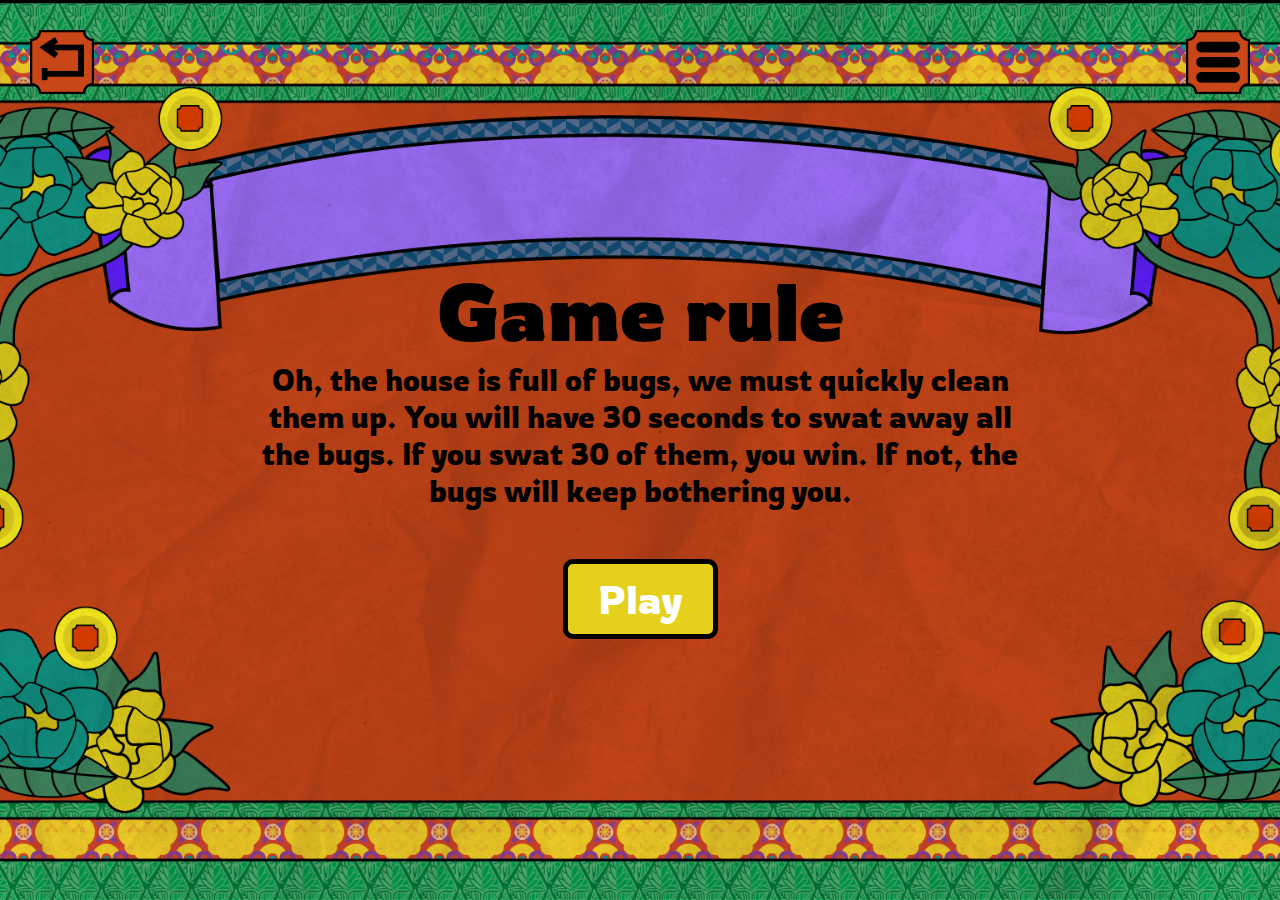
<file: index5.html>
<!DOCTYPE html>
<html lang="en">
<head>
    <meta charset="UTF-8">
    <meta name="viewport" content="width=device-width, initial-scale=1.0">
    <title>Pausing Video</title>
    <link rel="stylesheet" href="style.css">
</head>
<body>
    <div id="video-container">
        <div class="menu">
            <a id="logomenu4" href="index4.html"></a>
            <div id="logomenu"></div>
            
        </div>
    <div id="lastpage">
        <h1>Game rule</h1>
        <p>Oh, the house is full of bugs, we must quickly clean them up. You will have 30 seconds to swat away all the bugs. If you swat 30 of them, you win. If not, the bugs will keep bothering you.</p> 
        <a href="game1.html" id="playButton">Play</a>
    </div>
    <script >


   // Add event listener to transition on logo menu click
   document.getElementById('logomenu').addEventListener('click', function() {
            window.location.href = 'index2.html'; // Transition to the desired page
        });



    </script>
</body>
</html>
</file>
<file: style.css>
@import url('https://fonts.googleapis.com/css2?family=Rowdies:wght@300;400;700&display=swap');

* {
	margin: 0;
	padding: 0;
	box-sizing: border-box;
}

html,body{
    width: 100vw;
    height: 100vh;
  overflow-x: clip;
    background-color: black;
   scroll-behavior: smooth;
    margin: 0;
    overflow: hidden;
  }

  #landing-image{
    background-image: url(1x/cover2.png) ;
    background-size: cover;
    background-repeat: no-repeat;
    background-position: center;
    width: 100vw;
    height: 100vh;
    margin: 0;
    padding: 0px;
    display: flex;
    position: relative;
  }

  .menu{
    width: 100%;
position: fixed;
  padding: 30px;
  background-color: transparent;
  display: flex;
  justify-content: right;
  align-items: center;
  z-index: 20000;
  top: 0;
  }

  #logomenu{
  
    background-image: url(1x/Asset\ 15.png) ;
    background-repeat: no-repeat;
    background-position: center;
   width: 5vw;
   height: 5vw;
   background-size: contain;
   transition: background-image 0.5s ease; /* Smooth transition effect */
  }

  #logomenu:hover {
    background-image: url('1x/Asset\ 16.png'); /* Background image on hover */
}

#logomenu2{
  
  background-image: url(1x/Asset\ 21.png) ;
  background-repeat: no-repeat;
  background-position: center;
 width: 5vw;
 height: 5vw;
 background-size: contain;
 transition: background-image 0.5s ease; /* Smooth transition effect */
}

#logomenu2:hover {
  background-image: url('1x/Asset\ 19.png'); /* Background image on hover */
}

  #logo2{
    position: absolute;
    background-image: url(1x/Asset\ 13.png) ;
    background-repeat: no-repeat;
    background-position: center;
  width: 500px;
  height: 490px;
   background-size: contain;
align-self: center;
margin-left: 10%;
transition: filter 0.5s ease-in-out, transform 0.2s ease-in-out;; /* Smooth transition for the glow effect */
  }
 
#logo2:hover {
  filter: brightness(2.0)  ; /* Glow with brightness, broken look with contrast and blur */
  transform: rotate(2deg) scale(1.05); /* Adds a slight tilt and scale for the broken effect */

}

#menuinside {
  background-image: url(1x/background-02.png);
  background-size: cover;
  background-repeat: no-repeat;
  background-position: center;
  width: 100vw;
  height: 100vh;
  margin: 0;
  padding: 0;
  display: flex; /* Use flexbox for centering */
  align-items: center; /* Center vertically */
  justify-content: center; /* Center horizontally */
  flex-direction: column;
  position: relative;
  text-align: center;
}

  #preloader {
    position: fixed;
    top: 0;
    left: 0;
    width: 100%;
    height: 100%;
    background-image: url('1x/new-03.png'); /* Adjust the path to your image */
    background-size: cover;
    background-repeat: no-repeat;
    background-position: center;
    display: flex;
    justify-content: center; /* Center horizontally */
    align-items: center; /* Center vertically */
    z-index: 9999; /* Ensure it's above other content */
    transition: opacity 1s; /* For smooth fade-out */
}

#countdown {
    color:Black; /* Countdown text color */
    font-family: 'Rowdies', sans-serif; /* Use the Google Font */
    font-size: 800px; /* Set desired font size */
    font-weight: 900;
    letter-spacing: 10px; /* Adjust space between characters (numbers) */
    text-align: center; /* Center the text */
}

p{
  font-size: 30px;
  font-family: 'Rowdies';
  width: 60%;
}

h1 {
  font-family: 'Rowdies';
  font-size: 80px;

  
}
h2{
  font-family: 'Rowdies';
  font-size: 40px;
  font-weight: 800;
  color: #E5D11C;
  letter-spacing: 10px;
 background-color: #C94618;
 padding: 5px;
 border-radius: 10px;

}

#landing-page {
  display: flex;
  flex-direction: column;
  justify-content: flex-end; /* Đặt nội dung ở dưới cùng */
  align-items: center; /* Căn giữa theo chiều ngang */
  height: 100vh; /* Chiếm toàn bộ chiều cao của viewport */
}
#click {
  margin-bottom: 20px; /* Khoảng cách từ đáy */
  text-align: center; /* Căn giữa nội dung bên trong */
  align-self: center;
  justify-self: center;
  color:#ffffff;
  animation: glitch 1s ease infinite;
  animation-direction: alternate;
  position: absolute;
 
}



@keyframes glitch {
  0% {
     opacity: 0.5;
  }

  100% {
    opacity: 1;
    
    
  }
}

#video-container {
  position: relative;
  text-align: center;
}

video {
  width: 100vw;
  height: 100vh;
}

#myVideo {
  transition: filter 0.6s ease-out; /* Smooth transition for blur */
}

.blur {

    filter: blur(30px); /* Adjust the blur radius as needed */
    transition: filter 0.6s ease-in-out; /* Smooth transition */

}


#text-preview {
  display: none;
  position: absolute;
  top: 50%;
  left: 50%;
  width: 80%;
  transform: translate(-50%, -50%);
  font-size: 80px;
  font-family:'Rowdies' ;
  font-weight: 600;
  color:#E5D11C;
  text-align: center;
  opacity: 0;
  transition: opacity 0.6s ease-out; /* Smooth fade */
}
/* Visible state for smooth fade-in */
#text-preview.visible {
  display: block;
  opacity: 1;
}

#room{
  background-image: url(1x/house.png);
  background-size: cover;
  background-repeat: no-repeat;
  background-position: center;
  width: 100vw;
  height: 100vh;
  margin: 0;
  padding: 0;
  display: flex; /* Use flexbox for centering */
  align-items: center; /* Center vertically */
  justify-content: center; /* Center horizontally */
  flex-direction: column;
  position: relative;
  text-align: center;
}

#logomenu3{
  
  background-image: url(1x/Asset\ 21.png) ;
  background-repeat: no-repeat;
  background-position: center;
 width: 5vw;
 height: 5vw;
 background-size: contain;
 transition: background-image 0.5s ease; /* Smooth transition effect */
 align-self: flex-start;
 margin-right: auto;
}

#logomenu3:hover {
  background-image: url('1x/Asset\ 19.png'); /* Background image on hover */
}

#girl{
  background-image: url(Comp2.gif);
  background-size: cover;
  background-repeat: no-repeat;
  background-position: center;
  width: 100vw;
  height: 100vh;
  margin: 0;
  padding: 0;
  display: flex; /* Use flexbox for centering */
  align-items: center; /* Center vertically */
  justify-content: center; /* Center horizontally */
  flex-direction: column;
  position: relative;
  text-align: center;
  
}

/* Define the fade-in animation */
@keyframes fadeIn {
  from {
      opacity: 0; /* Start invisible */
  }
  to {
      opacity: 1; /* Fully visible */
  }
}

 
#scoreboard {
  position: absolute;
  bottom: 20px;
  left: 20px;
  font-family: 'Rowdies';
  font-size: 30px;
  color: white;
  background-color:#C94618; /* Slight transparency */
  padding: 10px;
  border: black solid 4px;
  border-radius: 10px;
}
#timer {
  position: absolute;
  bottom: 20px;
  right: 20px;
  font-family: 'Rowdies';
  font-size: 30px;
  color: white;
  background-color: #C94618; /* Slight transparency */
  border: black solid 4px;
  padding: 10px;
  border-radius: 10px;
}

    #game-over {
      position: absolute;
      top: 40%;
      left: 50%;
      transform: translate(-50%, -50%);
      font-family: 'Rowdies';
      font-size: 100px;
      background-color: #E5D11C;
      padding: 20px;
      border-radius: 30px;
      color: #ffffff;
      text-align: center;
      border: black solid 4px;
      display: none; /* Hidden by default */
    }

    #restart-button {
  position: absolute;
  top: 70%;
  left: 50%;
  transform: translate(-50%, -50%);
  padding: 10px 20px;
  font-family: 'Rowdies';
  font-size: 30px;
  background-color: #119383;
  color: white;
  border: black solid 4px;
  border-radius: 10px;
  cursor: pointer;
  display: none; /* Hidden by default */
}
#restart-button:hover {
background-color: #000000; /* Darker green */
}

#subtitles {
  position: absolute;
  bottom: 10%; /* Position near the bottom of the page */
  width: 100%; /* Full width */
  text-align: center; /* Center the text horizontally */
  font-size: 40px; /* Adjust subtitle text size */
  color: white; /* Text color */
  font-family:'Rowdies' ; /* Font style */

 
  margin: 0 auto;
}

#one {
  background-image: url('1x/Asset%2023.png'); /* Ensure correct path */
  background-repeat: no-repeat;
  background-position: center;
  width: 5vw;
  height: 5vw;
  background-size: contain;
  position: absolute;
  right: 230px;
  opacity: 0; /* Start with zero opacity */
  animation: fadeup 0.5s ease 9s forwards; /* Fade in after 7 seconds */
  transition: background-image 0.5s ease; /* Smooth transition effect */
}

#one:hover {
  background-image: url('1x/Asset%2026.png'); /* Background image on hover */
  opacity: 1; /* Ensure it is visible on hover */
}

@keyframes fadeup {
  0% { opacity: 0; }
  100% { opacity: 1; }
}

#two {
  background-image: url('1x/Asset%2024.png'); /* Ensure correct path */
  background-repeat: no-repeat;
  background-position: center;
  width: 5vw;
  height: 5vw;
  background-size: contain;
  position: absolute;
  right: 120px;
  bottom: 120px;
  opacity: 0; /* Start with zero opacity */
  animation: fadeup 0.5s ease 9s forwards; /* Fade in after 7 seconds */
  transition: background-image 0.5s ease; /* Smooth transition effect */
}

#two:hover {
  background-image: url('1x/Asset%2027.png'); /* Background image on hover */
  opacity: 1; /* Ensure it is visible on hover */
}

#three {
  background-image: url('1x/Asset%2025.png'); /* Ensure correct path */
  background-repeat: no-repeat;
  background-position: center;
  width: 5vw;
  height: 5vw;
  background-size: contain;
  position: absolute;
  left: 300px;
  bottom: 200px;
  opacity: 0; /* Start with zero opacity */
  animation: fadeup 0.5s ease 9s forwards; /* Fade in after 7 seconds */
  transition: background-image 0.5s ease; /* Smooth transition effect */
}

#three:hover {
  background-image: url('1x/Asset%2028.png'); /* Background image on hover */
  opacity: 1; /* Ensure it is visible on hover */
}

#logomenu4{
  
  background-image: url(1x/Asset\ 29.png) ;
  background-repeat: no-repeat;
  background-position: center;
 width: 5vw;
 height: 5vw;
 background-size: contain;
 transition: background-image 0.5s ease; /* Smooth transition effect */
 align-self: flex-start;
 margin-right: auto;
}

#logomenu4:hover {
  background-image: url('1x/Asset\ 30.png'); /* Background image on hover */
}

#room1{
  background-image: url(room1.png);
  background-size: cover;
  background-repeat: no-repeat;
  background-position: center;
  width: 100vw;
  height: 100vh;
  margin: 0;
  padding: 0;
  display: flex; /* Use flexbox for centering */
  align-items: center; /* Center vertically */
  justify-content: center; /* Center horizontally */
  flex-direction: column;
  position: relative;

}

#room2{
  background-image: url(rooom2.png);
  background-size: cover;
  background-repeat: no-repeat;
  background-position: center;
  width: 100vw;
  height: 100vh;
  margin: 0;
  padding: 0;
  display: flex; /* Use flexbox for centering */
  align-items: center; /* Center vertically */
  justify-content: center; /* Center horizontally */
  flex-direction: column;
  position: relative;

}

#lastpage{
  background-image: url(backgroundend.png);
  background-size: cover;
  background-repeat: no-repeat;
  background-position: center;
  width: 100vw;
  height: 100vh;
  margin: 0;
  padding: 0;
  display: flex; /* Use flexbox for centering */
  align-items: center; /* Center vertically */
  justify-content: center; /* Center horizontally */
  flex-direction: column;
  position: relative;
}

#playButton {
  display: inline-block; /* Makes it like a button */
  padding: 10px 30px; /* Button padding */
  background-color: #E5D11C; /* Button color */
  color: white; /* Text color */
  text-decoration: none; /* Removes underline */
  font-family:'Rowdies' ;
  font-size: 40px;
  border-radius: 10px; /* Rounded corners */
  border: #000000 solid 5px;
  margin-top: 50px; /* Space above the button */
  transition: background-color 0.3s; /* Smooth background color transition */
}

#playButton:hover {
  background-color: #45a049; /* Darker shade on hover */
}

.subtitle {
  position: absolute;
  bottom: 20px;
  text-align: center;
  font-size: 18px;
  color: white;
  display: flex;
 align-items: center;
 justify-content: center;
 opacity: 1; /* Initial opacity */
 transition: opacity 0.5s ease; /* Smooth transition for opacity */

}

.subtitle p {
  cursor: pointer;
  margin: 0;
  padding: 0;
  font-family:'Rowdies' ;
  color: #ffffff;
  font-size: 40px;
 
}

     /* Fade out effect */
     .fade-out {
      opacity: 0;
    }

    /* Fade in effect */
    .fade-in {
      opacity: 1;
    }
</file>
